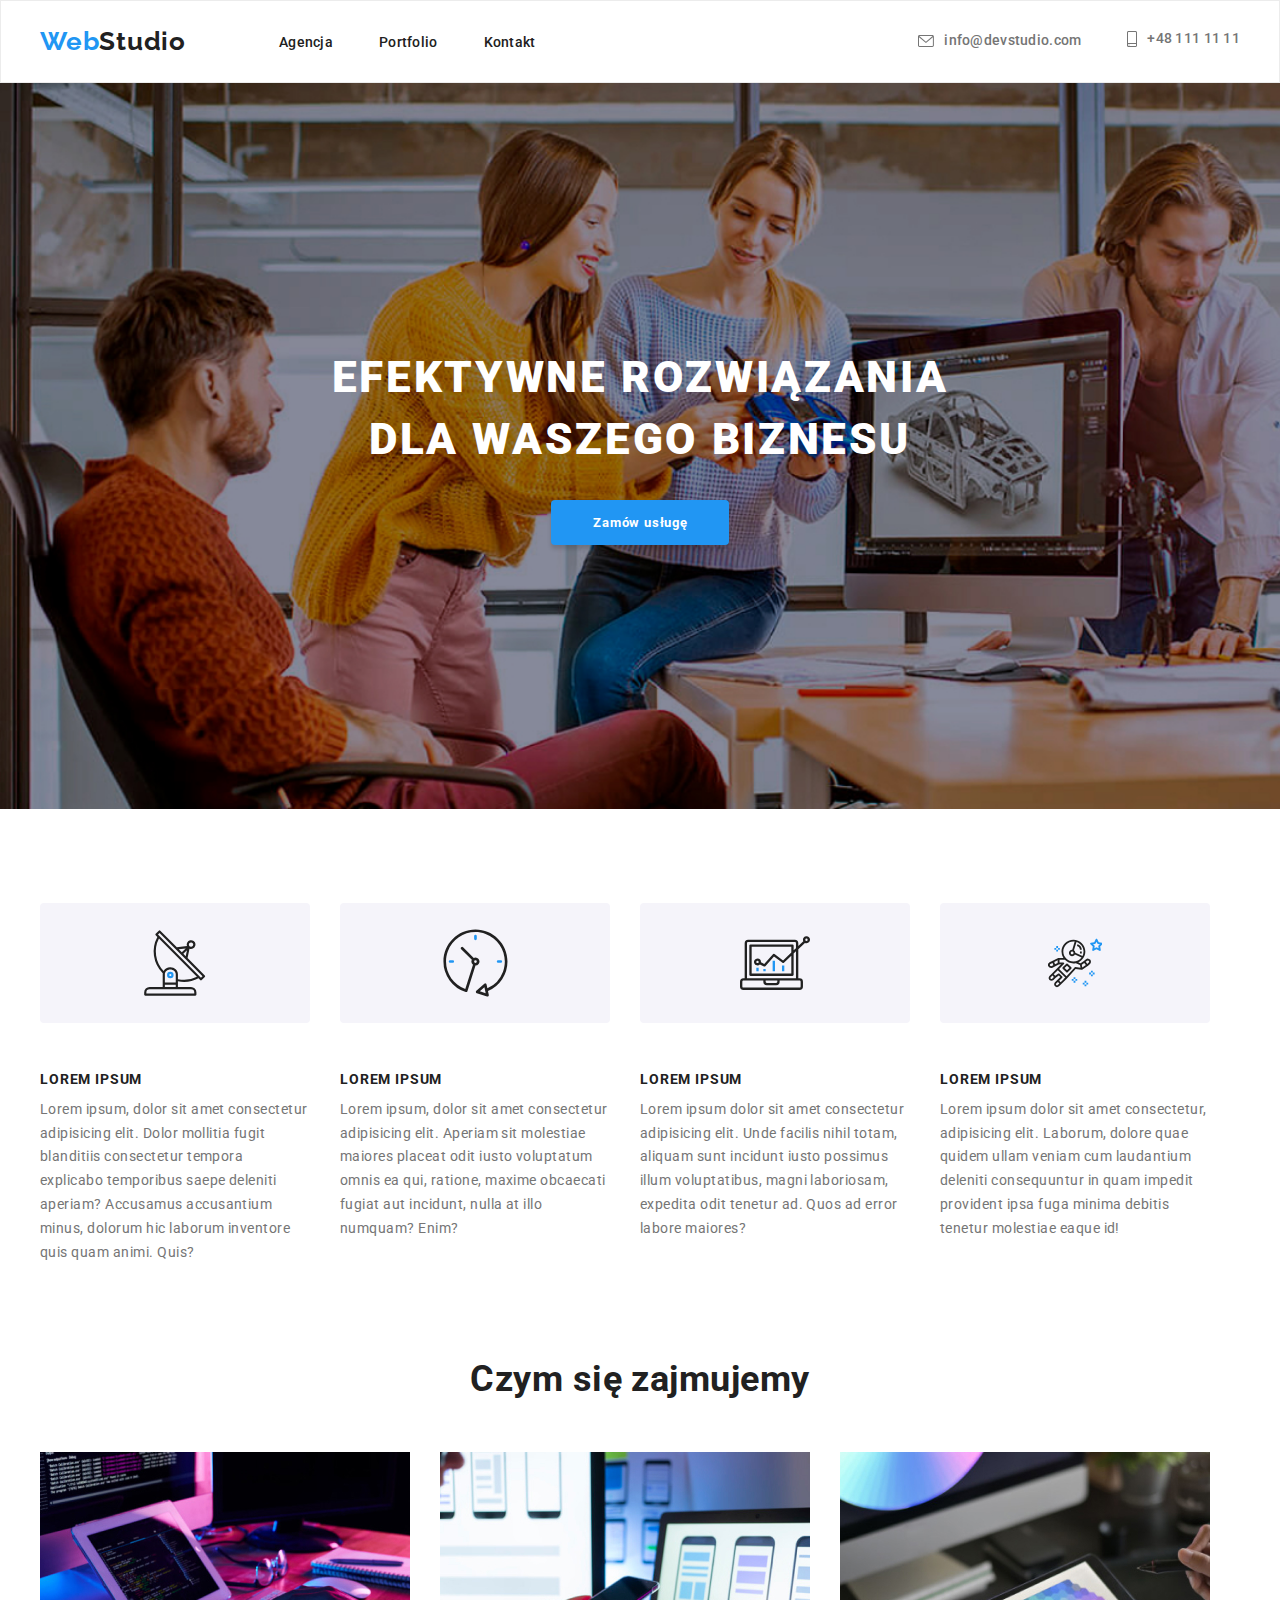
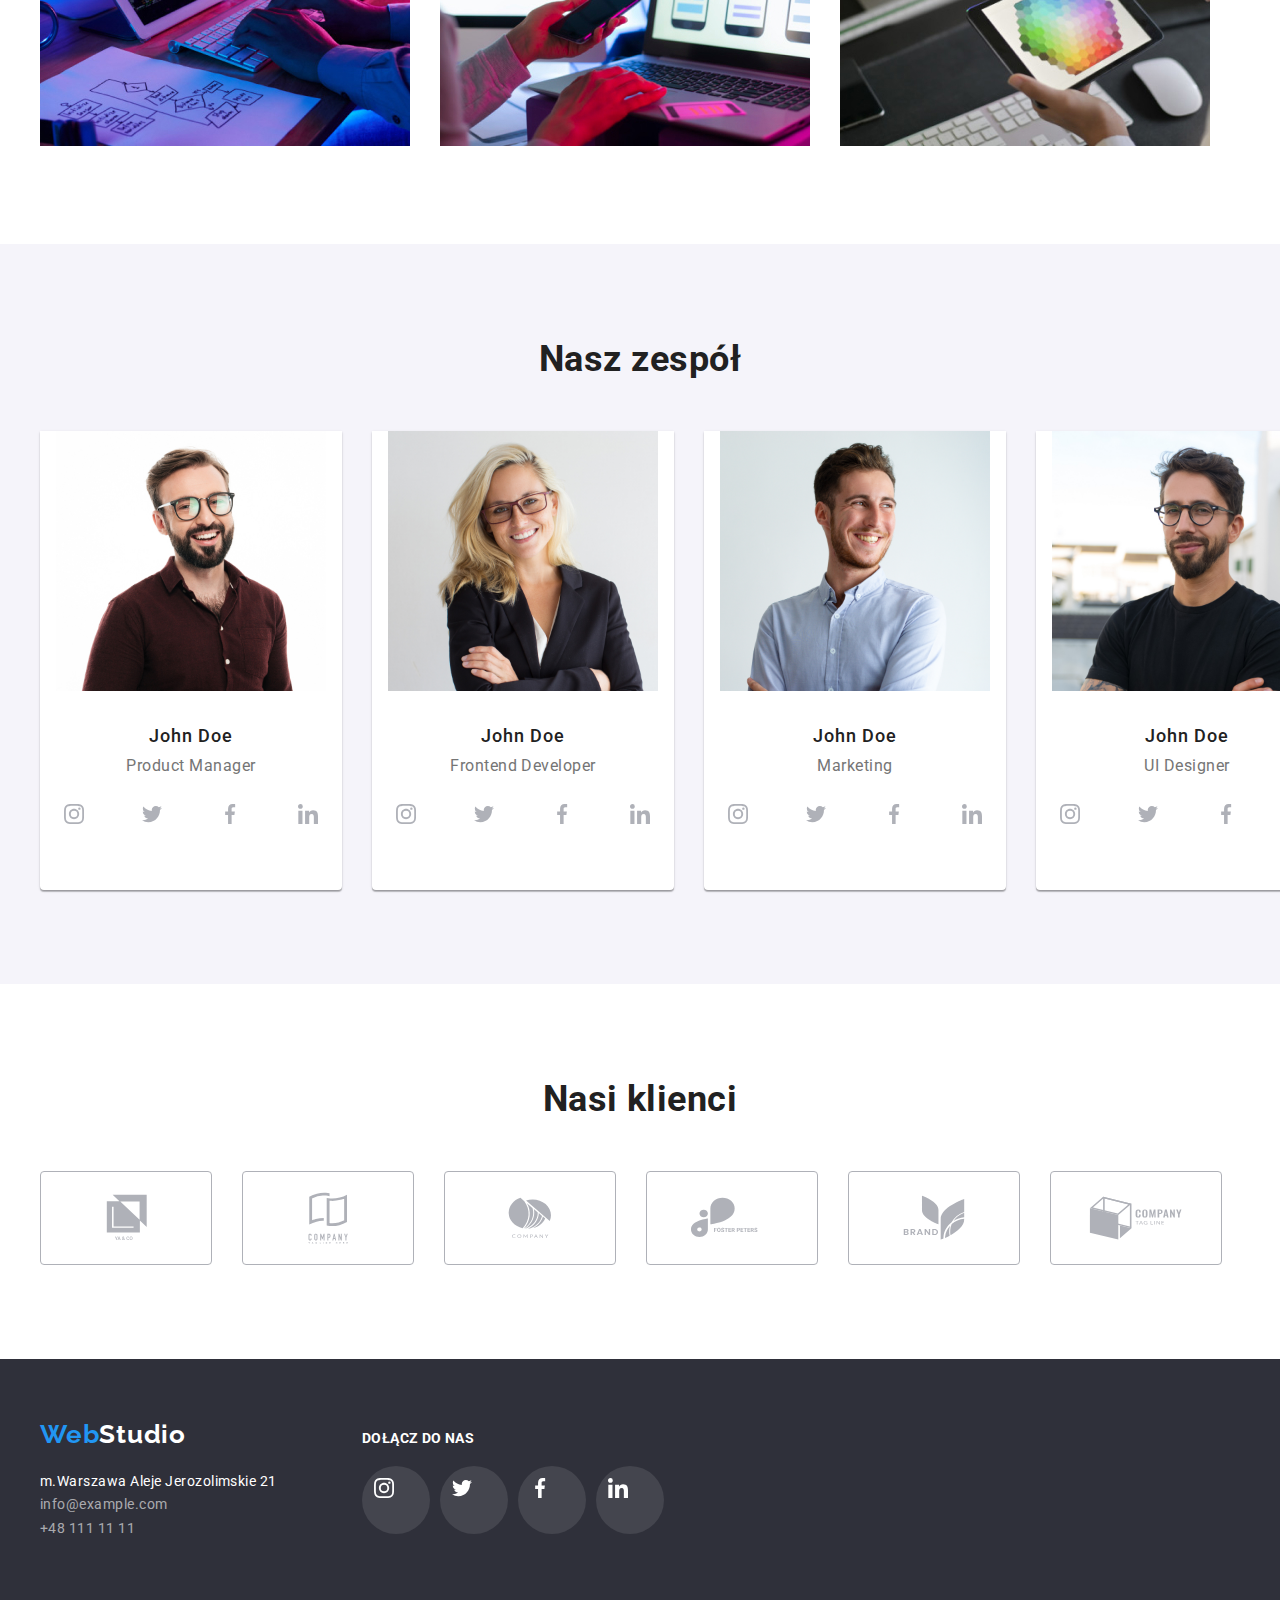
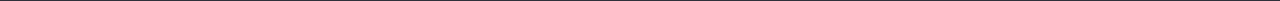
<file: index.html>
<!DOCTYPE html>
<html lang="pl">
  <head>
    <meta charset="UTF-8" />
    <meta http-equiv="X-UA Compatible" content="IE=edge" />
    <meta name="viewport" content="width=device-width, initial-scale=1.0" />
    <title>WebStudio</title>
    <link
      rel="stylesheet"
      href="https://cdnjs.cloudflare.com/ajax/libs/modern-normalize/1.1.0/modern-normalize.min.css"
      integrity="sha512-wpPYUAdjBVSE4KJnH1VR1HeZfpl1ub8YT/NKx4PuQ5NmX2tKuGu6U/JRp5y+Y8XG2tV+wKQpNHVUX03MfMFn9Q=="
      crossorigin="anonymous"
      referrerpolicy="no-referrer"
    />
    <link rel="preconnect" href="https://fonts.googleapis.com" />
    <link rel="preconnect" href="https://fonts.gstatic.com" crossorigin />
    <link
      href="https://fonts.googleapis.com/css2?family=Raleway:wght@700&family=Roboto:wght@400;500;700;900&display=swap"
      rel="stylesheet"
    />
    <link rel="stylesheet" href="css/styles.css" />
  </head>
  <body>
    <header>
      <div class="container main-body">
        <nav class="menu">
          <a class="logo" href="/index.html">Web<span class="text">Studio</span></a>
          <ul class="link-nav-1">
            <li><a class="link-nav" href="./index.html">Agencja</a></li>
            <li><a class="link-nav" href="./portfolio.html">Portfolio</a></li>
            <li><a class="link-nav" href="#">Kontakt</a></li>
          </ul>
        </nav>
        <ul class="link-data-1">
          <li>
            <a class="link-data" href="mailto:info@devstudio.com">
            <svg class="icon-data-1" width="16px" height="12px">
              <use href="./images/icons.svg#icon-envelope-1"></use>
            </svg>info@devstudio.com</a>
          </li>
          <li>
            <a class="link-data" href="tel:+481111111">
            <svg class="icon-data-1" width="10px" height="16px">
              <use href="./images/icons.svg#icon-smartphone-1"></use>
            </svg>+48 111 11 11</a>
          </li>
        </ul>
      </div>
    </header>
    <!--1wsza sekcja Efektywne Rozwiazania-->
    <main>
      <section class="section group-1">
        <div class="container main-content">
          <h1>
            Efektywne rozwiązania<br />
            dla waszego biznesu
          </h1>
          <button class="button-1st" type="button">zamów usługę</button>
        </div>
      </section>
      <!--2ga sekcja Lorem Ipsum-->
      <section class="section group-2">
        <div class="container">
          <ul class="lorem-list">
            <li class="item">
              <div class="lorem-icons-1">
                <svg class="lorem-icons" width="65.32" hight="70">
                  <use href="./images/icons.svg#icon-antenna-1"></use>
                </svg>
              </div>
              <h3 class="lorem">Lorem Ipsum</h3>
              <p class="lorem-text">
                Lorem ipsum, dolor sit amet consectetur adipisicing elit. Dolor mollitia fugit
                blanditiis consectetur tempora explicabo temporibus saepe deleniti aperiam?
                Accusamus accusantium minus, dolorum hic laborum inventore quis quam animi. Quis?
              </p>
            </li>
            <li class="item">
              <div class="lorem-icons-1">
                <svg class="lorem-icons" width="66.96" hight="70">
                  <use href="./images/icons.svg#icon-clock-1"></use>
                </svg>
              </div>
              <h3 class="lorem">Lorem Ipsum</h3>
              <p class="lorem-text">
                Lorem ipsum, dolor sit amet consectetur adipisicing elit. Aperiam sit molestiae
                maiores placeat odit iusto voluptatum omnis ea qui, ratione, maxime obcaecati fugiat
                aut incidunt, nulla at illo numquam? Enim?
              </p>
            </li>
            <li class="item">
              <div class="lorem-icons-1">
                <svg class="lorem-icons" width="70" hight="53.69">
                  <use href="./images/icons.svg#icon-diagram-1"></use>
                </svg>
              </div>
              <h3 class="lorem">Lorem Ipsum</h3>
              <p class="lorem-text">
                Lorem ipsum dolor sit amet consectetur adipisicing elit. Unde facilis nihil totam,
                aliquam sunt incidunt iusto possimus illum voluptatibus, magni laboriosam, expedita
                odit tenetur ad. Quos ad error labore maiores?
              </p>
            </li>
            <li class="item">
              <div class="lorem-icons-1">
                <svg class="lorem-icons" width="54.83" hight="60.66">
                  <use href="./images/icons.svg#icon-astronaut-1"></use>
                </svg>
              </div>
              <h3 class="lorem">Lorem Ipsum</h3>
              <p class="lorem-text">
                Lorem ipsum dolor sit amet consectetur, adipisicing elit. Laborum, dolore quae
                quidem ullam veniam cum laudantium deleniti consequuntur in quam impedit provident
                ipsa fuga minima debitis tenetur molestiae eaque id!
              </p>
            </li>
          </ul>
        </div>
      </section>
      <!--3cia sekcja obszar działalności-->
      <section class="section group-3">
        <div class="container">
          <h2>Czym się zajmujemy</h2>
          <ul class="pictures-list">
            <li>
              <img src="images/picture_1.jpg" alt="MC book" width="370" height="294" />
            </li>
            <li>
              <img src="images/picture_2.jpg" alt="Phone" width="370" height="294" />
            </li>
            <li>
              <img src="images/picture_3.jpg" alt="Tablet" width="370" height="294" />
            </li>
          </ul>
        </div>
      </section>
      <!--Zespół Webstudio-->
      <section class="section group-4">
        <div class="container">
          <h2>Nasz zespół</h2>
          <ul class="persons-list">
            <li>
              <figure class="person-box">
                <img src="images/person_1.jpg" alt="John Doe photo" width="270" height="260" />
                <figcaption>
                  <h3 class="name">John Doe</h3>
                  <p class="role">Product Manager</p>
                  <ul class="icon-social">
                    <li class="icon-media">
                      <svg width="20" height="20">
                        <use href="./images/icons.svg#icon-instagram-3"></use>
                      </svg>
                    </li>
                    <li class="icon-media">
                      <svg width="20" height="20">
                        <use href="./images/icons.svg#icon-twitter-1"></use>
                      </svg>
                    </li>
                    <li class="icon-media">
                      <svg width="20" height="20">
                        <use href="./images/icons.svg#icon-facebook-1"></use>
                      </svg>
                    </li>
                    <li class="icon-media">
                      <svg width="20" height="20">
                        <use href="./images/icons.svg#icon-linkedin-1"></use>
                      </svg>
                    </li>
                  </ul>
                </figcaption>
              </figure>
            </li>
            <li>
              <figure class="person-box">
                <img src="images/person_2.jpg" alt="John Doe photo" width="270" height="260" />
                <figcaption>
                  <h3 class="name">John Doe</h3>
                  <p class="role">Frontend Developer</p>
                  <ul class="icon-social">
                    <li class="icon-media">
                      <svg width="20" height="20">
                        <use href="./images/icons.svg#icon-instagram-3"></use>
                      </svg>
                    </li>
                    <li class="icon-media">
                      <svg width="20" height="20">
                        <use href="./images/icons.svg#icon-twitter-1"></use>
                      </svg>
                    </li>
                    <li class="icon-media">
                      <svg width="20" height="20">
                        <use href="./images/icons.svg#icon-facebook-1"></use>
                      </svg>
                    </li>
                    <li class="icon-media">
                      <svg width="20" height="20">
                        <use href="./images/icons.svg#icon-linkedin-1"></use>
                      </svg>
                    </li>
                  </ul>
                </figcaption>
              </figure>
            </li>
            <li>
              <figure class="person-box">
                <img src="images/person_3.jpg" alt="John Doe photo" width="270" height="260" />
                <figcaption>
                  <h3 class="name">John Doe</h3>
                  <p class="role">Marketing</p>
                  <ul class="icon-social">
                    <li class="icon-media">
                      <svg width="20" height="20">
                        <use href="./images/icons.svg#icon-instagram-3"></use>
                      </svg>
                    </li>
                    <li class="icon-media">
                      <svg width="20" height="20">
                        <use href="./images/icons.svg#icon-twitter-1"></use>
                      </svg>
                    </li>
                    <li class="icon-media">
                      <svg width="20" height="20">
                        <use href="./images/icons.svg#icon-facebook-1"></use>
                      </svg>
                    </li>
                    <li class="icon-media">
                      <svg width="20" height="20">
                        <use href="./images/icons.svg#icon-linkedin-1"></use>
                      </svg>
                    </li>
                  </ul>
                </figcaption>
              </figure>
            </li>
            <li>
              <figure class="person-box">
                <img src="images/person_4.jpg" alt="John Doe photo" width="270" height="260" />
                <figcaption>
                  <h3 class="name">John Doe</h3>
                  <p class="role">UI Designer</p>
                  <ul class="icon-social">
                    <li class="icon-media">
                      <svg width="20" height="20">
                        <use href="./images/icons.svg#icon-instagram-3"></use>
                      </svg>
                    </li>
                    <li class="icon-media">
                      <svg width="20" height="20">
                        <use href="./images/icons.svg#icon-twitter-1"></use>
                      </svg>
                    </li>
                    <li class="icon-media">
                      <svg width="20" height="20">
                        <use href="./images/icons.svg#icon-facebook-1"></use>
                      </svg>
                    </li>
                    <li class="icon-media">
                      <svg width="20" height="20">
                        <use href="./images/icons.svg#icon-linkedin-1"></use>
                      </svg>
                    </li>
                  </ul>
                </figcaption>
              </figure>
            </li>
          </ul>
        </div>
      </section>
      <!--Nasi Klienci-->
      <section class="section group-6">
        <div class="container">
          <h2>Nasi klienci</h2>
          <ul class="icon-list">
            <li class="icon-clients">
              <svg width="41" height="46.7">
                <use href="images/icons.svg#icon-group-7"></use>
              </svg>
            </li>
            <li class="icon-clients">
              <svg width="40" height="52">
                <use href="images/icons.svg#icon-group-2"></use>
              </svg>
            </li>
            <li class="icon-clients">
              <svg width="43.46" height="41.18">
                <use href="images/icons.svg#icon-group-3"></use>
              </svg>
            </li>
            <li class="icon-clients">
              <svg width="84.44" height="40.62" color="reset">
                <use href="images/icons.svg#icon-group-41"></use>
              </svg>
            </li>
            <li class="icon-clients">
              <svg width="62.54" height="45.43" fill="#afb1b8">
                <use href="images/icons.svg#icon-group-5"></use>
              </svg>
            </li>
            <li class="icon-clients">
              <svg width="93.79" height="43.93">
                <use href="images/icons.svg#icon-group-6"></use>
              </svg>
            </li>
          </ul>
        </div>
      </section>
    </main>
    <footer>
      <div class="container end-body">
        <div>
          <a class="logo" href="./index.html">Web<span class="text2nd">Studio</span></a>
          <address>
            <ul class="link-footer">
              <li>
                <a class="link-maps" href="https://goo.gl/maps/4yjW4w5AXTQKJYEA8" target="_blank"
                  >m.Warszawa Aleje Jerozolimskie 21</a
                >
              </li>
              <li><a class="link-end" href="mailto:info@example.com">info@example.com</a></li>
              <li><a class="link-end" href="tel:+481111111">+48 111 11 11</a></li>
            </ul>
          </address>
        </div>
        <div>
          <h4 class="footer-social">dołącz do nas</h4>
          <ul class="footer-social-list">
            <li class="footer-social-icon">
              <svg class="footer-icon" width="20" height="20">
                <use href="./images/icons.svg#icon-instagram-3"></use>
              </svg>
            </li>
            <li class="footer-social-icon">
              <svg class="footer-icon" width="20" height="20">
                <use href="./images/icons.svg#icon-twitter-1"></use>
              </svg>
            </li>
            <li class="footer-social-icon">
              <svg class="footer-icon" width="20" height="20">
                <use href="./images/icons.svg#icon-facebook-1"></use>
              </svg>
            </li>
            <li class="footer-social-icon">
              <svg class="footer-icon" width="20" height="20">
                <use href="./images/icons.svg#icon-linkedin-1"></use>
              </svg>
            </li>
          </ul>
        </div>
      </div>
    </footer>
  </body>
</html>
</file>
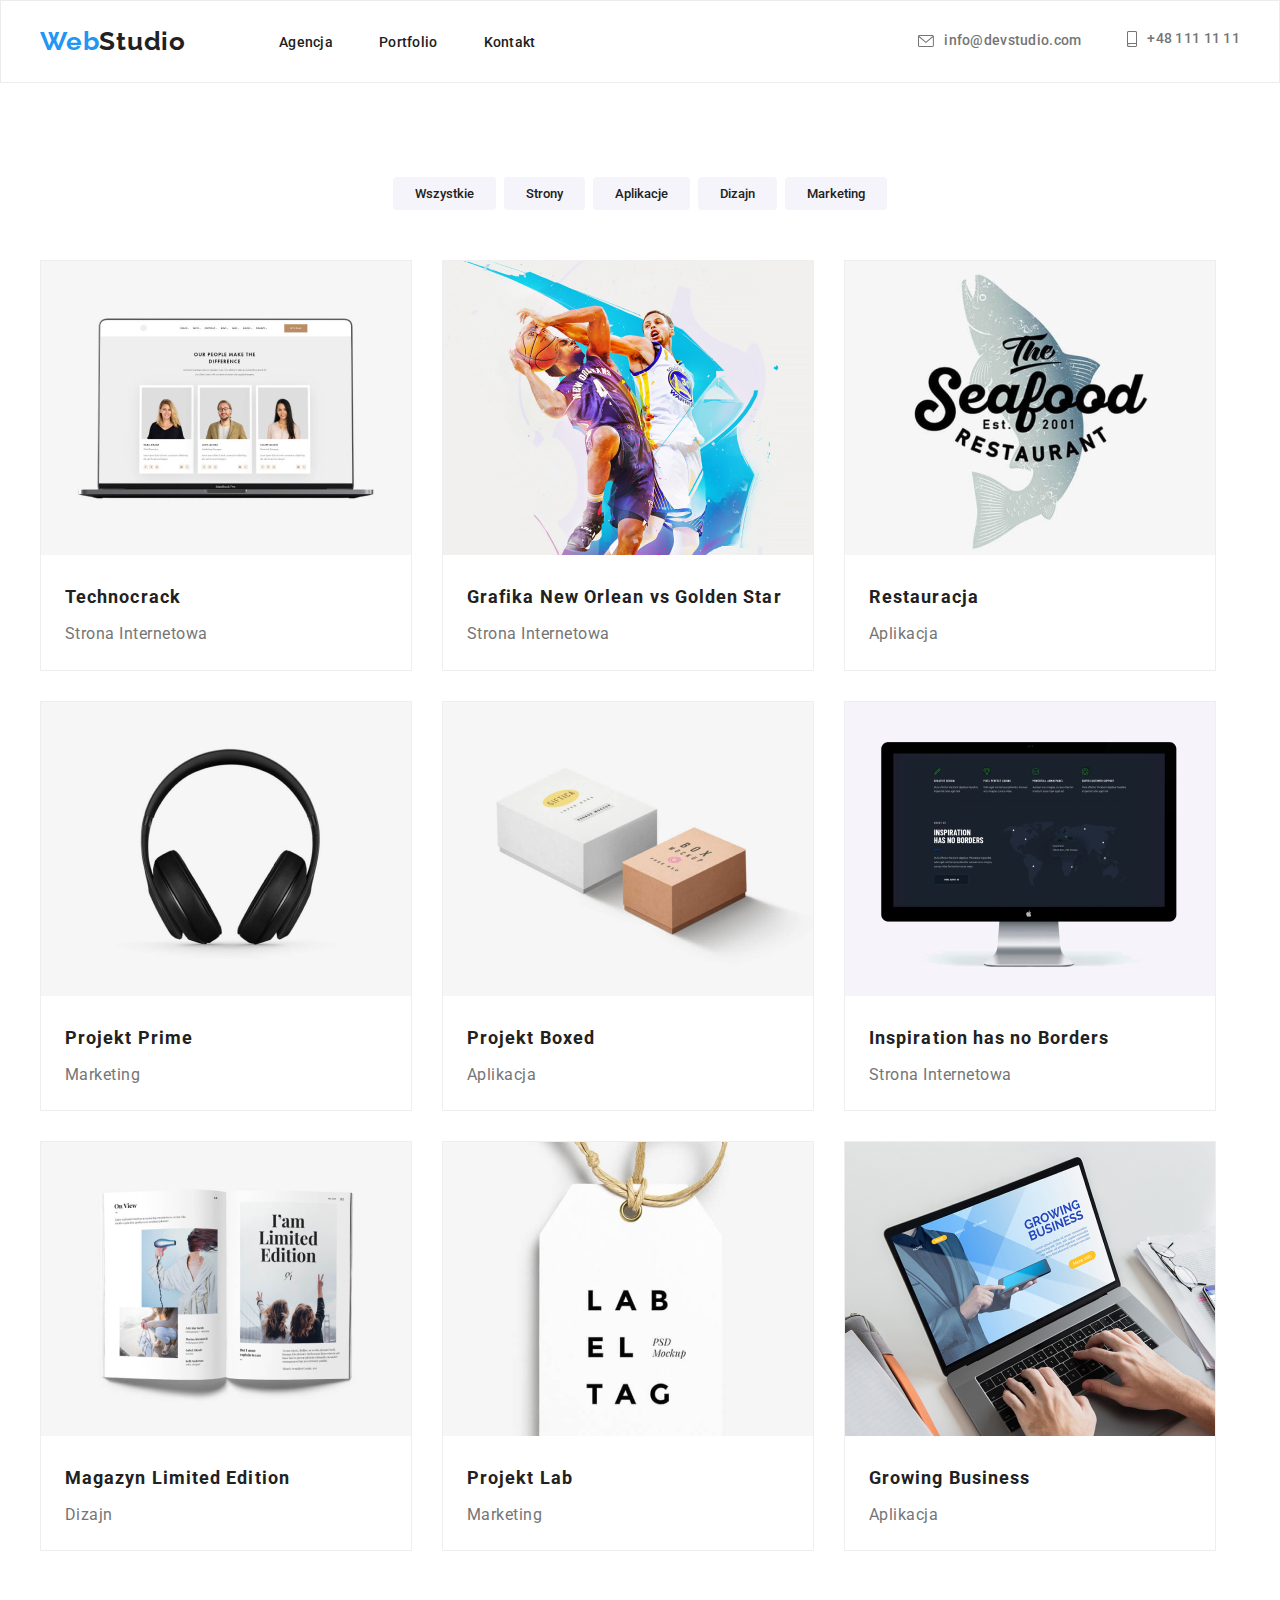
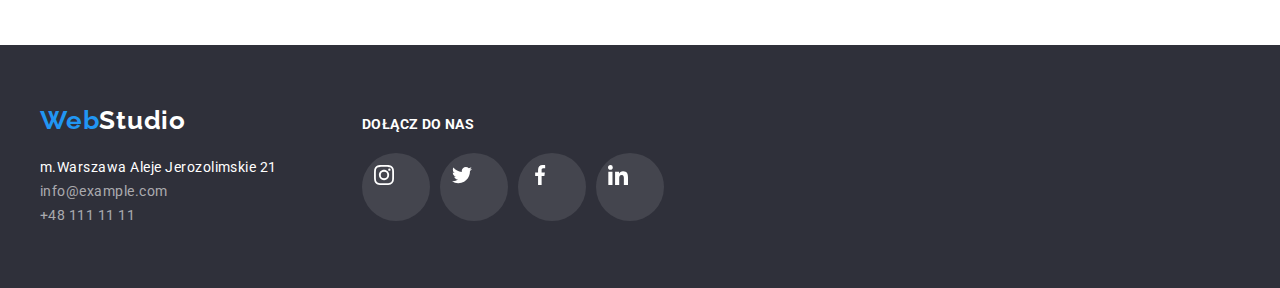
<file: portfolio.html>
<!DOCTYPE html>
<html lang="pl">
  <head>
    <meta charset="UTF-8" />
    <meta http-equiv="X-UA Compatible" content="IE=edge" />
    <meta name="viewport" content="width=device-width, initial-scale=1.0" />
    <title>Portfolio</title>
    <link
      rel="stylesheet"
      href="https://cdnjs.cloudflare.com/ajax/libs/modern-normalize/1.1.0/modern-normalize.min.css"
      integrity="sha512-wpPYUAdjBVSE4KJnH1VR1HeZfpl1ub8YT/NKx4PuQ5NmX2tKuGu6U/JRp5y+Y8XG2tV+wKQpNHVUX03MfMFn9Q=="
      crossorigin="anonymous"
      referrerpolicy="no-referrer"
    />
    <link rel="preconnect" href="https://fonts.googleapis.com" />
    <link rel="preconnect" href="https://fonts.gstatic.com" crossorigin />
    <link
      href="https://fonts.googleapis.com/css2?family=Raleway:wght@700&family=Roboto:wght@400;500;700;900&display=swap"
      rel="stylesheet"
    />
    <link rel="stylesheet" href="css/styles.css" />
  </head>
  <body>
    <header>
      <div class="container main-body">
        <nav class="menu">
          <a class="logo" href="/index.html">Web<span class="text">Studio</span></a>
          <ul class="link-nav-1">
            <li><a class="link-nav" href="./index.html">Agencja</a></li>
            <li><a class="link-nav" href="./portfolio.html">Portfolio</a></li>
            <li><a class="link-nav" href="#">Kontakt</a></li>
          </ul>
        </nav>
        <ul class="link-data-1">
          <li>
            <a class="link-data" href="mailto:info@devstudio.com">
            <svg class="icon-data-1" width="16px" height="12px">
              <use href="./images/icons.svg#icon-envelope-1"></use>
            </svg>info@devstudio.com</a>
          </li>
          <li>
            <a class="link-data" href="tel:+481111111">
            <svg class="icon-data-1" width="10px" height="16px">
              <use href="./images/icons.svg#icon-smartphone-1"></use>
            </svg>+48 111 11 11</a>
          </li>
        </ul>
      </div>
    </header>
    <main>
      <!--sections Buttons & Blocks-->
      <section class="section group-5">
        <div class="container button-images">
          <ul class="button-nav">
            <li><button class="button-main" type="button">Wszystkie</button></li>
            <li><button class="button-main" type="button">Strony</button></li>
            <li><button class="button-main" type="button">Aplikacje</button></li>
            <li><button class="button-main" type="button">Dizajn</button></li>
            <li><button class="button-main" type="button">Marketing</button></li>
          </ul>
          <ul class="images-box">
            <li class="box">
              <img src="./images/technocrack.jpg" alt="techocrack" width="370" height="294" />
              <h3 class="product">Technocrack</h3>
              <p class="product-type">Strona Internetowa</p>
            </li>
            <li class="box">
              <img src="./images/basketball.jpg" alt="basketball" width="370" height="294" />
              <h3 class="product">Grafika New Orlean vs Golden Star</h3>
              <p class="product-type">Strona Internetowa</p>
            </li>
            <li class="box">
              <img src="./images/seafood.jpg" alt="restaurant" width="370" height="294" />
              <h3 class="product">Restauracja</h3>
              <p class="product-type">Aplikacja</p>
            </li>
            <li class="box">
              <img src="./images/headset.jpg" alt="headset" width="370" height="294" />
              <h3 class="product">Projekt Prime</h3>
              <p class="product-type">Marketing</p>
            </li>
            <li class="box">
              <img src="./images/box.jpg" alt="projectBox" width="370" height="294" />
              <h3 class="product">Projekt Boxed</h3>
              <p class="product-type">Aplikacja</p>
            </li>
            <li class="box">
              <img src="./images/inspiration.jpg" alt="inspiration" width="370" height="294" />
              <h3 class="product">Inspiration has no Borders</h3>
              <p class="product-type">Strona Internetowa</p>
            </li>
            <li class="box">
              <img src="./images/magazin.jpg" alt="magazin" width="370" height="294" />
              <h3 class="product">Magazyn Limited Edition</h3>
              <p class="product-type">Dizajn</p>
            </li>
            <li class="box">
              <img src="./images/label_tag.jpg" alt="label_tag" width="370" height="294" />
              <h3 class="product">Projekt Lab</h3>
              <p class="product-type">Marketing</p>
            </li>
            <li class="box">
              <img src="./images/growing.jpg" alt="growing" width="370" height="294" />
              <h3 class="product">Growing Business</h3>
              <p class="product-type">Aplikacja</p>
            </li>
          </ul>
        </div>
      </section>
    </main>
    <footer>
      <div class="container end-body">
        <div>
          <a class="logo" href="./index.html">Web<span class="text2nd">Studio</span></a>
          <address>
            <ul class="link-footer">
              <li>
                <a class="link-maps" href="https://goo.gl/maps/4yjW4w5AXTQKJYEA8" target="_blank"
                  >m.Warszawa Aleje Jerozolimskie 21</a
                >
              </li>
              <li><a class="link-end" href="mailto:info@example.com">info@example.com</a></li>
              <li><a class="link-end" href="tel:+481111111">+48 111 11 11</a></li>
            </ul>
          </address>
        </div>
        <div>
          <h4 class="footer-social">dołącz do nas</h4>
          <ul class="footer-social-list">
            <li class="footer-social-icon">
              <svg class="footer-icon" width="20" height="20">
                <use href="./images/icons.svg#icon-instagram-3"></use>
              </svg>
            </li>
            <li class="footer-social-icon">
              <svg class="footer-icon" width="20" height="20">
                <use href="./images/icons.svg#icon-twitter-1"></use>
              </svg>
            </li>
            <li class="footer-social-icon">
              <svg class="footer-icon" width="20" height="20">
                <use href="./images/icons.svg#icon-facebook-1"></use>
              </svg>
            </li>
            <li class="footer-social-icon">
              <svg class="footer-icon" width="20" height="20">
                <use href="./images/icons.svg#icon-linkedin-1"></use>
              </svg>
            </li>
          </ul>
        </div>
      </div>
    </footer>
  </body>
</html>
</file>
<file: css/styles.css>
:root {
  --brand-color: #212121;
  --theme-color: #2196f3;
  --pharagraph-color: #757575;
  --light-color: #ffffff;
  --icon-color: #afb1b8;
  --background-color: #f5f4fa;
  --font-primary: 'Roboto', sans-serif;
  --font-second: 'Raleway', sans-serif;
}
* {
  margin: 0;
  padding: 0;
}
.section {
  padding: 94px 0;
}
svg {
  fill: var(--icon-color);
}
.container {
  max-width: 1200px;
  width: 100%;
  margin: 0 auto;
}
header {  
  border: 1px solid #ececec;
}
ul {
  list-style: none;
}
a {
  text-decoration: none;
}
button,
.icon-media,
.icon-clients,
.footer-social-icon,
.box {
  cursor: pointer;
}
body {
  font-family: var(--font-primary);
  color: var(--brand-color);
  letter-spacing: 0.03em;
}
h1 {
  font-weight: 900;
  font-size: 44px;
  line-height: 1.4;
  text-align: center;
  letter-spacing: 0.06em;
  text-transform: uppercase;
  color: var(--light-color);
}
h2 {
  font-weight: 700;
  font-size: 36px;
  line-height: 1.2;
  text-align: center;
  color: var(--brand-color);
}
h3 {
  font-weight: 700;
  font-size: 18px;
  color: var(--brand-color);
  line-height: 2;
  letter-spacing: 0.06em;
}
h4 {
  color: var(--light-color);
  font-weight: 700;
  font-size: 14px;
  line-height: 1.1;
  letter-spacing: 0.03em;
}
p {
  line-height: 1.9;
  color: var(--pharagraph-color);
}
figure {
  text-align: center;
}
.logo,
.text .text2nd {
  font-weight: 700;
  font-family: var(--font-second);
  font-size: 26px;
  letter-spacing: 0.03em;
  line-height: 1.19;
}
.logo {
  color: var(--theme-color);
  padding-right: 47px;
}
.text {
  color: var(--brand-color);
}
.text2nd {
  color: var(--light-color);
}
.main-body {
  display: flex;
  justify-content: space-between;
  align-items: center;
  padding: 25px 0;
}
.menu,
.link-nav-1,
.link-data-1 {
  display: flex;
  justify-content: space-between;
  align-items: center;
  column-gap: 46px;
}
.link-nav,
.link-data {
  font-family: var(--font-primary);
  font-weight: 500;
  font-size: 14px;
  line-height: 1.14;
  letter-spacing: 0.02em;
}
.link-nav {
  color: var(--brand-color);
}
.link-data {
  display: inline-flex;
  color: var(--pharagraph-color);
  align-items: center;
}
.icon-data-1 {
  fill: var(--pharagraph-color);
  margin-right: 10px;
}
.link-nav:hover,
.link-nav:focus,
.link-data:hover, 
.link-data:focus {
  --pharagraph-color: var(--theme-color);
  color: var(--theme-color);
  fill: var(--theme-color);
}
.main-content {
  text-align: center;
  padding: 170px 0;
  gap: 30px;
}
.group-1 {
  background-image: url(../images/overlay.jpg);
  background-repeat: no-repeat;
  background-size: cover;
  background-color: #2f303a;
}
.group-3 {
padding-top: 0;
}
.group-4 {
  background-color: var(--background-color);
}
.button-1st {
  font-family: var(--font-primary);
  background-color: var(--theme-color);
  color: var(--light-color);
  font-weight: 700;
  line-height: 1.9;
  box-shadow: 0px 4px 4px rgba(0, 0, 0, 0.15);
  border: none;
  border-radius: 4px;
  letter-spacing: 0.06em;
  padding: 10px 41px 10px 42px;
  margin-top: 30px;
}
.button-1st::first-letter {
  text-transform: uppercase;
}
.button-main {
  font-family: var(--font-primary);
  background-color: var(--background-color);
  border: none;
  color: var(--brand-color);
  font-weight: 500;
  line-height: 1.6;
  text-align: center;
  padding: 6px 22px;
  border-radius: 4px;
}
.button-main:hover,
.button-main:focus {
  color: var(--light-color);
  background-color: var(--theme-color);
  box-shadow: 0px 3px 1px rgba(0, 0, 0, 0.1), 0px 1px 2px rgba(0, 0, 0, 0.08),
    0px 2px 2px rgba(0, 0, 0, 0.12);
}
.button-nav {
  display: flex;
  column-gap: 8px;
  justify-content: center;
  padding-bottom: 50px;
}
.lorem {
  text-transform: uppercase;
  font-size: 14px;
  line-height: 1.1;
  padding-top: 30px;
}
.lorem-icons-1 {
  width: 270px;
  height: 120px;
  background-color: var(--background-color);
  border-radius: 4px;
  display: inline-flex;
  align-items: center;
  justify-content: center;
}
.lorem-list {
  display: inline-flex;
  flex-basis: calc((100%-60px) / 4);
  justify-content: space-between;
  gap: 30px; 
}
.lorem-text {
  width: 270px;
  font-size: 14px;
  line-height: 1.7;
  margin-top: 10px;
}
.pictures-list {
  display: inline-flex;
  flex-basis: calc((100%-60px) / 3);
  justify-content: space-between;
  gap: 30px;
  padding-top: 50px;
}
.persons-list {
  display: inline-flex;
  flex-basis: calc((100%-90px) / 4);
  justify-content: space-between;
  gap: 30px;
  padding-top: 50px;
}
.person-box {
  background: var(--light-color);
  box-shadow: 0px 1px 3px rgba(0, 0, 0, 0.12), 0px 1px 1px rgba(0, 0, 0, 0.14),
    0px 2px 1px rgba(0, 0, 0, 0.2);
  border-radius: 0px 0px 4px 4px;
}
.name {
  font-weight: 500;
  line-height: 1.2;
  padding-top: 30px;
}
.role {
  line-height: 1.2;
  padding-top: 10px;
  padding-bottom: 16px;
}
.icon-social {
  display: inline-flex;
  justify-content: center;
  gap: 10px;
  padding-bottom: 30px;
}
.icon-media {
  background-color: var(--light-color);
  display: flex;
  flex-basis: calc((100%-40px) / 4);
  gap: 10px;
  padding: 12px;
  justify-content: center;
  align-content: center;
  width: 44px;
  height: 44px;
  border-radius: 50%;
}
.icon-media:hover,
.icon-media:focus,
.icon-media svg:hover {
  background-color: var(--theme-color);
  fill: var(--light-color);
  --icon-color: var(--light-color);
  }
.images-box {
   display: flex;
   flex-wrap: wrap;
   flex-basis: calc((100%-90px) / 3);
   gap: 30px;
  }
.box {
  background: #ffffff;
  border: 1px solid #eeeeee;
}
.box:hover,
.box:focus {
  box-shadow: 0px 1px 1px rgba(0, 0, 0, 0.12), 0px 4px 4px rgba(0, 0, 0, 0.06),
    1px 4px 6px rgba(0, 0, 0, 0.16);
}
.product,
.product-type {
  padding-left: 24px;
}
.product {
  padding-top: 20px;
  padding-bottom: 4px;
}
.product-type {
  padding-bottom: 20px;
}
.icon-list {
  display: inline-flex;
  flex-basis: calc((100%-150px) / 6);
  justify-content: space-between;
  gap: 30px;
  padding-top: 50px;
}
.icon-clients {
  display: flex;
  justify-content: center;
  align-items: center ;
  height: 92px;
  width: 170px;
  border: 1px solid #afb1b8;
  border-radius: 4px;
  color: var(--icon-color);
}
.icon-clients:hover,
.icon-clients:focus,
.icon-clients svg:hover,
.icon-clients svg:focus {
  --icon-color: var(--theme-color);
  border-color: var(--theme-color);
  fill: var(--theme-color);
}
footer {
  background-color: #2f303a;
}
.link-maps,
.link-end {
  font-family: var(--font-primary);
  font-size: 14px;
  line-height: 1.7;
  font-style: normal;
}
.link-maps {
  color: var(--light-color);
}
.link-end {
  color: rgba(255, 255, 255, 0.6);
  row-gap: 9px;
}
.link-maps:hover,
.link-maps:focus,
.link-end:hover,
.link-end:focus {
  color: var (--theme-color);
}
.end-body {
  display: flex;
  padding-top: 60px;
  column-gap: 70px;
}
.link-footer {
  padding: 20px 15px 60px 0;
}
.footer-social {
  text-transform: uppercase;
  font-style: normal;
  padding: 12px 0 20px 0;
}
.footer-social-list {
  display: flex;
  align-items: center;
  gap: 10px;
}
.footer-social-icon {
  width: 44px;
  height: 44px;
  background-color: rgba(255, 255, 255, 0.1);
  border-radius: 50%;
  padding: 12px;
}
.footer-icon {
  fill: var(--light-color);
}
.footer-social-icon:hover,
.footer-social-icon:focus,
.footer-social-icon svg:hover,
.footer-social-icon svg:focus { 
  background-color: var(--theme-color);
}
</file>
